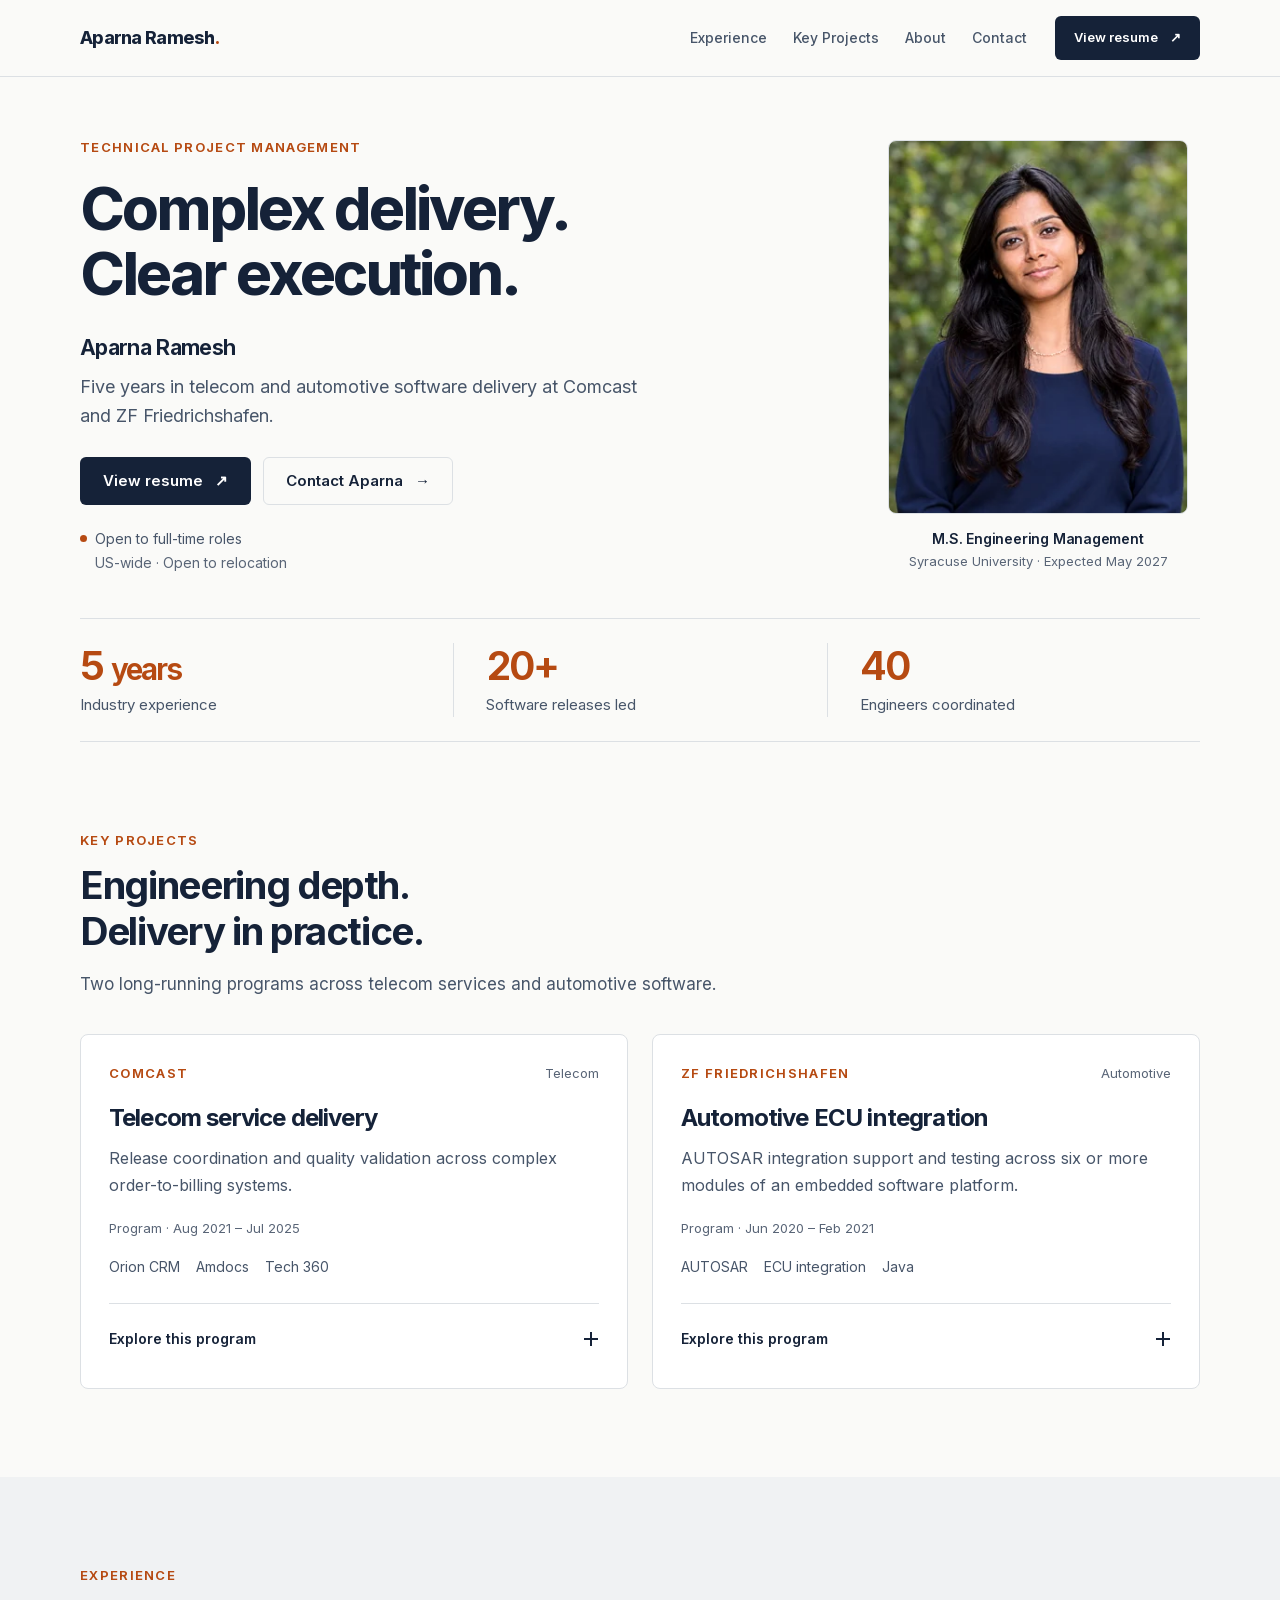
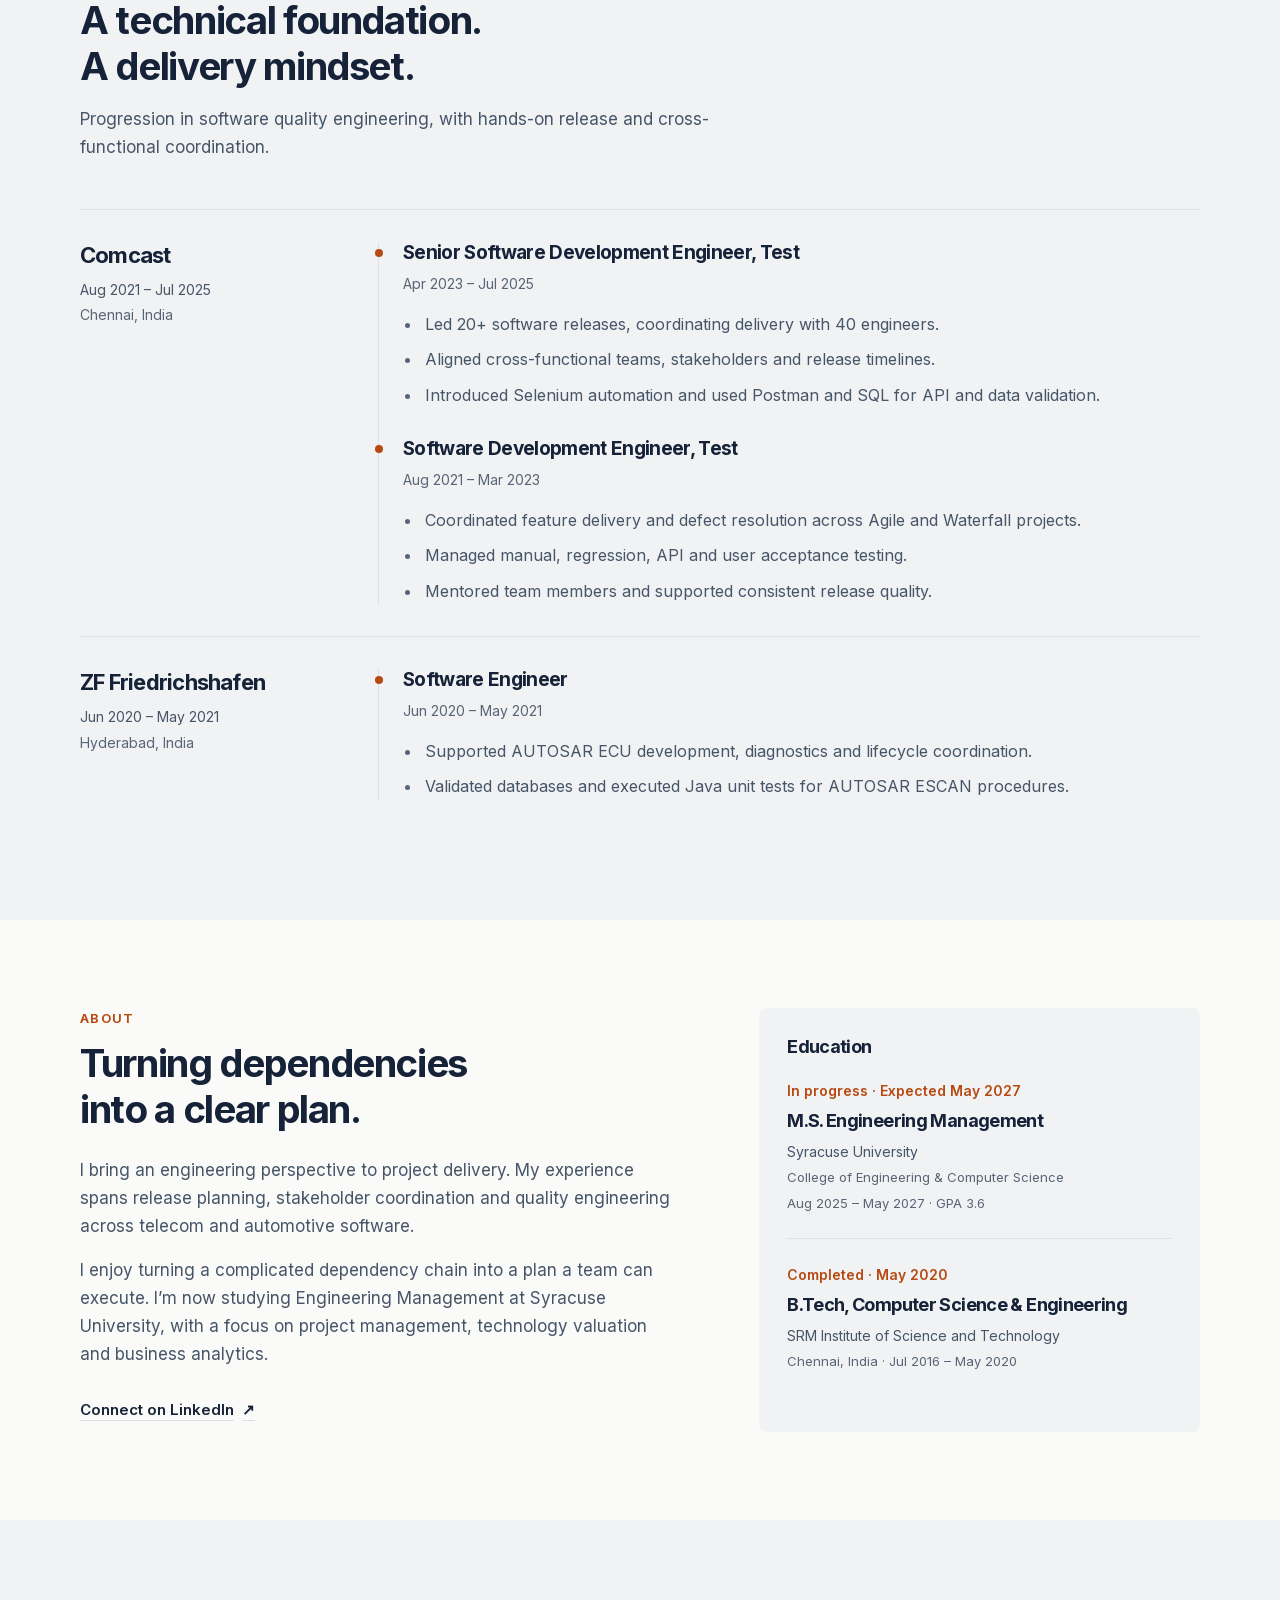
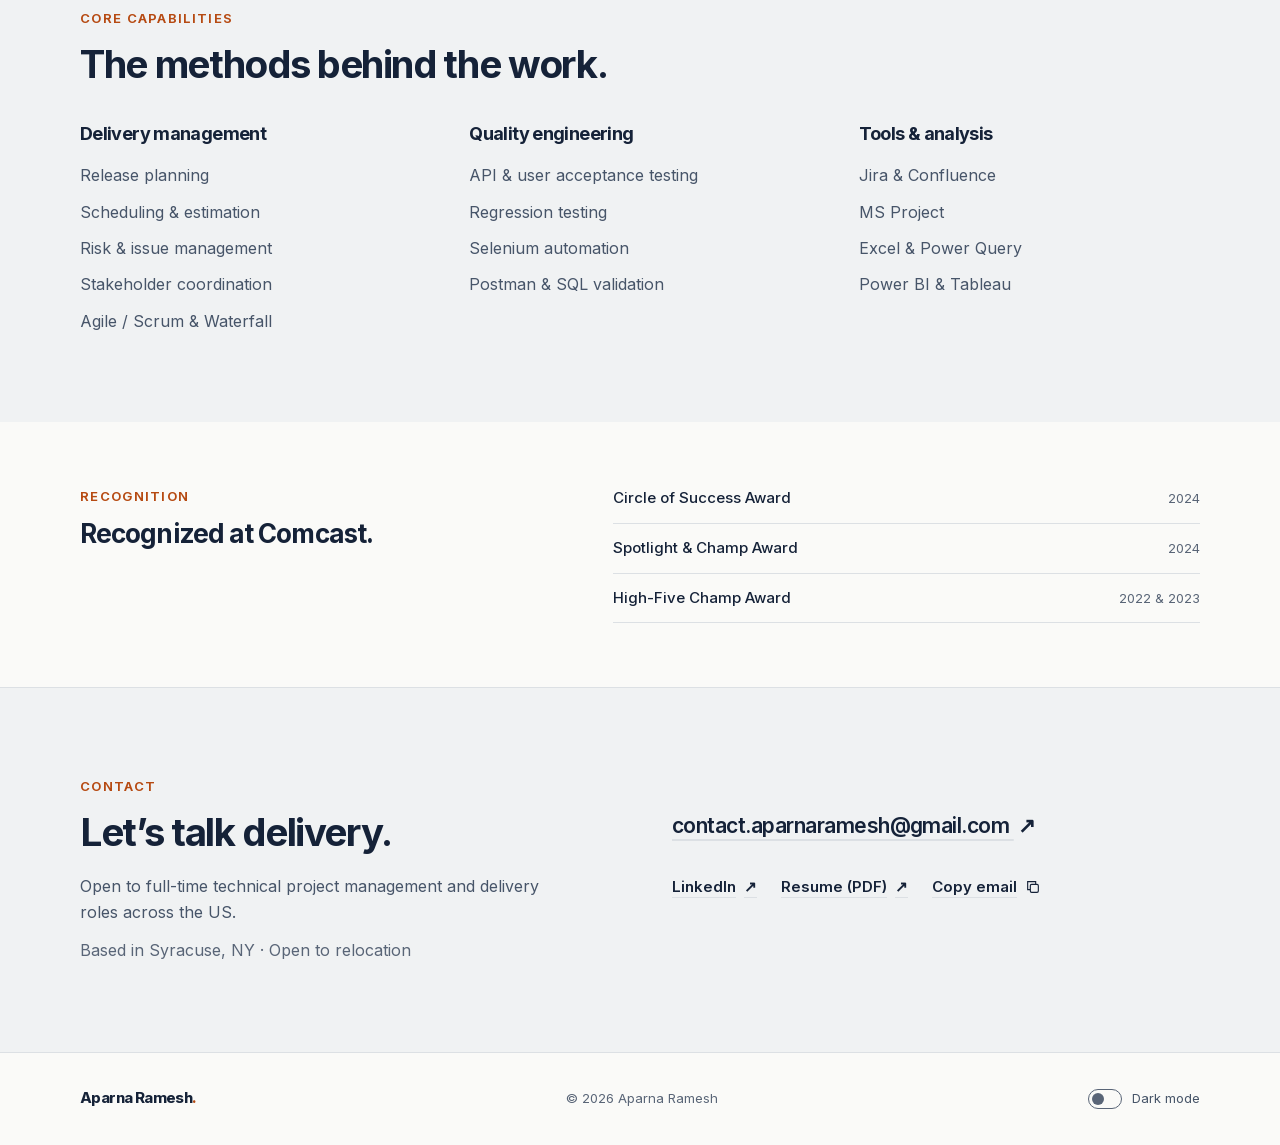
<file: index.html>
<!doctype html>
<html lang="en" data-theme="light">
<head>
  <meta charset="UTF-8" />
  <meta name="viewport" content="width=device-width, initial-scale=1" />
  <title>Aparna Ramesh | Technical Delivery &amp; Project Management</title>
  <meta name="description" content="Aparna Ramesh brings five years of telecom and automotive software delivery experience at Comcast and ZF Friedrichshafen. Explore her work, experience and resume." />
  <meta name="author" content="Aparna Ramesh" />
  <!-- Intentionally shared by link. Preserve this until search discovery is requested. -->
  <meta name="robots" content="noindex, nofollow" />
  <link rel="canonical" href="https://aparnaramesh-mem.github.io/" />
  <meta name="theme-color" content="#fafaf8" media="(prefers-color-scheme: light)" />
  <meta name="theme-color" content="#111925" media="(prefers-color-scheme: dark)" />
  <meta property="og:type" content="website" />
  <meta property="og:url" content="https://aparnaramesh-mem.github.io/" />
  <meta property="og:title" content="Aparna Ramesh | Technical Delivery &amp; Project Management" />
  <meta property="og:description" content="Five years in telecom and automotive software delivery. 20+ software releases led. 40 engineers coordinated." />
  <meta property="og:image" content="https://aparnaramesh-mem.github.io/assets/social-preview.png" />
  <meta property="og:image:width" content="1200" />
  <meta property="og:image:height" content="630" />
  <meta property="og:image:alt" content="Aparna Ramesh. Complex delivery. Clear execution. Technical project management." />
  <meta name="twitter:card" content="summary_large_image" />
  <meta name="twitter:title" content="Aparna Ramesh | Technical Delivery &amp; Project Management" />
  <meta name="twitter:description" content="Five years in telecom and automotive software delivery at Comcast and ZF Friedrichshafen." />
  <meta name="twitter:image" content="https://aparnaramesh-mem.github.io/assets/social-preview.png" />
  <link rel="icon" type="image/svg+xml" href="assets/favicon.svg" />
  <link rel="preload" href="assets/fonts/inter-latin.woff2" as="font" type="font/woff2" crossorigin />
  <link rel="stylesheet" href="css/site.css" />
  <script>
    (function () {
      try {
        var saved = localStorage.getItem('theme');
        if (saved === 'light' || saved === 'dark') {
          document.documentElement.dataset.theme = saved;
        }
      } catch (e) { /* The light default also works without storage. */ }
    })();
  </script>
  <script src="js/main.js" defer></script>
  <script type="application/ld+json">
  {
    "@context": "https://schema.org",
    "@type": "Person",
    "name": "Aparna Ramesh",
    "url": "https://aparnaramesh-mem.github.io/",
    "description": "Software delivery and quality engineering professional, studying M.S. Engineering Management at Syracuse University.",
    "image": "https://aparnaramesh-mem.github.io/assets/aparna-professional-640.jpg",
    "email": "mailto:contact.aparnaramesh@gmail.com",
    "address": {"@type": "PostalAddress", "addressLocality": "Syracuse", "addressRegion": "NY", "addressCountry": "US"},
    "affiliation": {"@type": "CollegeOrUniversity", "name": "Syracuse University"},
    "alumniOf": {"@type": "CollegeOrUniversity", "name": "SRM Institute of Science and Technology"},
    "knowsAbout": ["Project Management", "Release Management", "Agile", "Waterfall", "Quality Engineering", "Test Automation"],
    "sameAs": ["https://www.linkedin.com/in/aparna-ramesh-9b391918b"]
  }
  </script>
</head>
<body>
  <a class="skip-link" href="#main">Skip to content</a>
  <header class="site-header">
    <nav class="container nav-container" aria-label="Primary">
      <a class="wordmark" href="#home" aria-label="Aparna Ramesh, home">Aparna Ramesh<span aria-hidden="true">.</span></a>
      <ul class="nav-menu" id="nav-menu">
        <li><a href="#experience" data-nav>Experience</a></li>
        <li><a href="#programs" data-nav>Key Projects</a></li>
        <li><a href="#about" data-nav>About</a></li>
        <li><a href="#contact" data-nav>Contact</a></li>
      </ul>
      <div class="nav-actions">
        <a class="button button-primary nav-resume" href="assets/Aparna_Ramesh_Resume.pdf" target="_blank" rel="noopener noreferrer" aria-label="View resume (PDF, opens in a new tab)">View resume <span aria-hidden="true">↗</span></a>
        <button class="nav-toggle" id="nav-toggle" aria-label="Open navigation" aria-expanded="false" aria-controls="nav-menu" hidden>
          <svg class="icon-menu" viewBox="0 0 24 24" fill="none" stroke="currentColor" stroke-width="1.8" aria-hidden="true"><path d="M4 7h16M4 12h16M4 17h16" /></svg>
          <svg class="icon-close" viewBox="0 0 24 24" fill="none" stroke="currentColor" stroke-width="1.8" aria-hidden="true"><path d="m6 6 12 12M18 6 6 18" /></svg>
        </button>
      </div>
    </nav>
  </header>
  <main id="main" tabindex="-1">
    <section class="hero container" id="home" tabindex="-1" aria-labelledby="hero-title">
      <div class="hero-layout">
        <div class="hero-copy">
          <p class="eyebrow">Technical project management</p>
          <h1 id="hero-title"><span>Complex delivery.</span><span>Clear execution.</span></h1>
          <p class="hero-name">Aparna Ramesh</p>
          <p class="hero-description">Five years in telecom and automotive software delivery at Comcast and ZF Friedrichshafen.</p>
          <div class="hero-actions">
            <a class="button button-primary" href="assets/Aparna_Ramesh_Resume.pdf" target="_blank" rel="noopener noreferrer" aria-label="View resume (PDF, opens in a new tab)">View resume <span aria-hidden="true">↗</span></a>
            <a class="button button-secondary" href="#contact">Contact Aparna <span aria-hidden="true">→</span></a>
          </div>
          <p class="availability"><span class="availability-dot" aria-hidden="true"></span>Open to full-time roles<span class="availability-location">US-wide · Open to relocation</span></p>
        </div>
        <figure class="hero-portrait">
          <picture>
            <source type="image/webp" srcset="assets/aparna-professional-320.webp 320w, assets/aparna-professional-640.webp 640w" sizes="(max-width: 700px) 112px, 300px" />
            <img src="assets/aparna-professional-640.jpg" srcset="assets/aparna-professional-320.jpg 320w, assets/aparna-professional-640.jpg 640w" sizes="(max-width: 700px) 112px, 300px" width="640" height="800" alt="Aparna Ramesh wearing a navy blouse against softly blurred greenery" fetchpriority="high" decoding="async" />
          </picture>
          <figcaption><strong>M.S. Engineering Management</strong><span>Syracuse University · Expected May 2027</span></figcaption>
        </figure>
      </div>
      <dl class="evidence-strip" aria-label="Experience at a glance">
        <div><dt>Industry experience</dt><dd>5 <span>years</span></dd></div>
        <div><dt>Software releases led</dt><dd>20+</dd></div>
        <div><dt>Engineers coordinated</dt><dd>40</dd></div>
      </dl>
    </section>

    <section class="section container" id="programs" tabindex="-1" aria-labelledby="programs-title">
      <div class="section-heading">
        <p class="eyebrow">Key Projects</p>
        <h2 id="programs-title">Engineering depth.<br />Delivery in practice.</h2>
        <p>Two long-running programs across telecom services and automotive software.</p>
      </div>
      <div class="program-grid">
        <article class="program-card">
          <div class="program-meta"><span class="eyebrow">Comcast</span><span>Telecom</span></div>
          <h3>Telecom service delivery</h3>
          <p>Release coordination and quality validation across complex order-to-billing systems.</p>
          <p class="program-period">Program · Aug 2021 – Jul 2025</p>
          <ul class="tool-list" aria-label="Telecom systems"><li>Orion CRM</li><li>Amdocs</li><li>Tech 360</li></ul>
          <details class="program-details">
            <summary>Explore this program <span class="details-symbol" aria-hidden="true"></span></summary>
            <div class="details-content">
              <div><h4>Context</h4><p>Comcast Orion Mid-Market supported telecom service fulfilment and order management, from sales through billing.</p></div>
              <div><h4>Coordination</h4><p>Testing spanned connected CRM, order-management and service applications, with dependencies across teams and release timelines.</p></div>
              <div><h4>My contribution</h4><p>Coordinated delivery, testing and validation across Orion CRM, Amdocs OSO, ARM and SQO, and Tech 360.</p></div>
              <div><h4>Service scope</h4><p>Metro Ethernet, Non-Metro Ethernet, OTT and Wi-Fi services.</p></div>
            </div>
          </details>
        </article>
        <article class="program-card">
          <div class="program-meta"><span class="eyebrow">ZF Friedrichshafen</span><span>Automotive</span></div>
          <h3>Automotive ECU integration</h3>
          <p>AUTOSAR integration support and testing across six or more modules of an embedded software platform.</p>
          <p class="program-period">Program · Jun 2020 – Feb 2021</p>
          <ul class="tool-list" aria-label="Automotive technologies"><li>AUTOSAR</li><li>ECU integration</li><li>Java</li></ul>
          <details class="program-details">
            <summary>Explore this program <span class="details-symbol" aria-hidden="true"></span></summary>
            <div class="details-content">
              <div><h4>Context</h4><p>AUTOSAR ECU Platform development at ZF, supporting automotive embedded architecture.</p></div>
              <div><h4>Coordination</h4><p>Integration and lifecycle activities across 6+ modules required consistent diagnostics, validation and testing.</p></div>
              <div><h4>My contribution</h4><p>Supported integration and lifecycle activities, executed unit tests on 120+ code paths, and validated AUTOSAR ESCAN procedures.</p></div>
              <div><h4>Technical scope</h4><p>ECU integration, diagnostics, database validation and Java unit testing.</p></div>
            </div>
          </details>
        </article>
      </div>
    </section>

    <section class="section section-tinted" id="experience" tabindex="-1" aria-labelledby="experience-title">
      <div class="container">
        <div class="section-heading">
          <p class="eyebrow">Experience</p>
          <h2 id="experience-title">A technical foundation.<br />A delivery mindset.</h2>
          <p>Progression in software quality engineering, with hands-on release and cross-functional coordination.</p>
        </div>
        <div class="experience-list">
          <article class="employer">
            <div class="employer-heading"><h3>Comcast</h3><p><span>Aug 2021 – Jul 2025</span>Chennai, India</p></div>
            <div class="role-list">
              <section class="role" aria-labelledby="comcast-senior">
                <h4 id="comcast-senior">Senior Software Development Engineer, Test</h4>
                <p class="role-period">Apr 2023 – Jul 2025</p>
                <ul class="achievement-list">
                  <li>Led 20+ software releases, coordinating delivery with 40 engineers.</li>
                  <li>Aligned cross-functional teams, stakeholders and release timelines.</li>
                  <li>Introduced Selenium automation and used Postman and SQL for API and data validation.</li>
                </ul>
              </section>
              <section class="role" aria-labelledby="comcast-sdet">
                <h4 id="comcast-sdet">Software Development Engineer, Test</h4>
                <p class="role-period">Aug 2021 – Mar 2023</p>
                <ul class="achievement-list">
                  <li>Coordinated feature delivery and defect resolution across Agile and Waterfall projects.</li>
                  <li>Managed manual, regression, API and user acceptance testing.</li>
                  <li>Mentored team members and supported consistent release quality.</li>
                </ul>
              </section>
            </div>
          </article>
          <article class="employer">
            <div class="employer-heading"><h3>ZF Friedrichshafen</h3><p><span>Jun 2020 – May 2021</span>Hyderabad, India</p></div>
            <div class="role-list">
              <section class="role" aria-labelledby="zf-engineer">
                <h4 id="zf-engineer">Software Engineer</h4>
                <p class="role-period">Jun 2020 – May 2021</p>
                <ul class="achievement-list">
                  <li>Supported AUTOSAR ECU development, diagnostics and lifecycle coordination.</li>
                  <li>Validated databases and executed Java unit tests for AUTOSAR ESCAN procedures.</li>
                </ul>
              </section>
            </div>
          </article>
        </div>
      </div>
    </section>

    <section class="section container" id="about" tabindex="-1" aria-labelledby="about-title">
      <div class="about-grid">
        <div class="about-copy">
          <p class="eyebrow">About</p>
          <h2 id="about-title">Turning dependencies<br />into a clear plan.</h2>
          <p>I bring an engineering perspective to project delivery. My experience spans release planning, stakeholder coordination and quality engineering across telecom and automotive software.</p>
          <p>I enjoy turning a complicated dependency chain into a plan a team can execute. I’m now studying Engineering Management at Syracuse University, with a focus on project management, technology valuation and business analytics.</p>
          <a class="text-link" href="https://www.linkedin.com/in/aparna-ramesh-9b391918b" target="_blank" rel="noopener noreferrer">Connect on LinkedIn <span aria-hidden="true">↗</span></a>
        </div>
        <div class="education">
          <h3>Education</h3>
          <article class="education-item">
            <p class="education-state">In progress · Expected May 2027</p>
            <h4>M.S. Engineering Management</h4>
            <p>Syracuse University</p>
            <p class="education-detail">College of Engineering &amp; Computer Science</p>
            <p class="education-detail">Aug 2025 – May 2027 · GPA 3.6</p>
          </article>
          <article class="education-item">
            <p class="education-state">Completed · May 2020</p>
            <h4>B.Tech, Computer Science &amp; Engineering</h4>
            <p>SRM Institute of Science and Technology</p>
            <p class="education-detail">Chennai, India · Jul 2016 – May 2020</p>
          </article>
        </div>
      </div>
    </section>

    <section class="section section-tinted" id="skills" tabindex="-1" aria-labelledby="skills-title">
      <div class="container">
        <div class="section-heading"><p class="eyebrow">Core capabilities</p><h2 id="skills-title">The methods behind the work.</h2></div>
        <div class="capability-grid">
          <div><h3>Delivery management</h3><ul><li>Release planning</li><li>Scheduling &amp; estimation</li><li>Risk &amp; issue management</li><li>Stakeholder coordination</li><li>Agile / Scrum &amp; Waterfall</li></ul></div>
          <div><h3>Quality engineering</h3><ul><li>API &amp; user acceptance testing</li><li>Regression testing</li><li>Selenium automation</li><li>Postman &amp; SQL validation</li></ul></div>
          <div><h3>Tools &amp; analysis</h3><ul><li>Jira &amp; Confluence</li><li>MS Project</li><li>Excel &amp; Power Query</li><li>Power BI &amp; Tableau</li></ul></div>
        </div>
      </div>
    </section>

    <section class="section section-recognition container" id="awards" tabindex="-1" aria-labelledby="awards-title">
      <div class="recognition-label"><p class="eyebrow">Recognition</p><h2 id="awards-title">Recognized at Comcast.</h2></div>
      <ul class="recognition-list">
        <li><strong>Circle of Success Award</strong><span>2024</span></li>
        <li><strong>Spotlight &amp; Champ Award</strong><span>2024</span></li>
        <li><strong>High-Five Champ Award</strong><span>2022 &amp; 2023</span></li>
      </ul>
    </section>

    <section class="section contact-section" id="contact" tabindex="-1" aria-labelledby="contact-title">
      <div class="container contact-layout">
        <div>
          <p class="eyebrow">Contact</p>
          <h2 id="contact-title">Let’s talk delivery.</h2>
          <p>Open to full-time technical project management and delivery roles across the US.</p>
          <p class="contact-location">Based in Syracuse, NY · Open to relocation</p>
        </div>
        <div class="contact-actions">
          <a class="email-link" href="mailto:contact.aparnaramesh@gmail.com">contact.aparnaramesh@gmail.com <span aria-hidden="true">↗</span></a>
          <div class="contact-links">
            <a class="text-link" href="https://www.linkedin.com/in/aparna-ramesh-9b391918b" target="_blank" rel="noopener noreferrer">LinkedIn <span aria-hidden="true">↗</span></a>
            <a class="text-link" href="assets/Aparna_Ramesh_Resume.pdf" target="_blank" rel="noopener noreferrer" aria-label="View resume (PDF, opens in a new tab)">Resume (PDF) <span aria-hidden="true">↗</span></a>
            <button class="text-link copy-email" id="copy-email" hidden>Copy email <svg viewBox="0 0 24 24" width="16" height="16" fill="none" stroke="currentColor" stroke-width="1.7" aria-hidden="true"><rect x="8" y="8" width="12" height="12" rx="2" /><path d="M16 8V4H4v12h4" /></svg></button>
          </div>
          <p class="copy-status" id="copy-status" role="status" aria-live="polite"></p>
        </div>
      </div>
    </section>
  </main>

  <footer class="site-footer">
    <div class="container footer-layout">
      <a class="wordmark" href="#home">Aparna Ramesh<span aria-hidden="true">.</span></a>
      <p>© 2026 Aparna Ramesh</p>
      <button class="theme-switch" id="theme-switch" role="switch" aria-checked="false" aria-label="Dark mode" hidden><span class="switch-track" aria-hidden="true"><span></span></span>Dark mode</button>
    </div>
  </footer>
</body>
</html>
</file>
<file: css/site.css>
@font-face {
  font-family: Inter;
  font-style: normal;
  font-weight: 400 800;
  font-display: swap;
  src: url("../assets/fonts/inter-latin.woff2") format("woff2");
}
:root {
  color-scheme: light;
  --background: #fafaf8;
  --surface: #ffffff;
  --surface-soft: #f0f2f3;
  --text: #152238;
  --muted: #475569;
  --subtle: #596577;
  --accent: #b64a12;
  --border: #dce0e4;
  --button: #152238;
  --button-text: #ffffff;
  --focus: #b64a12;
  --header-height: 76px;
  --content-width: 1120px;
}
[data-theme="dark"] {
  color-scheme: dark;
  --background: #111925;
  --surface: #172232;
  --surface-soft: #1c293a;
  --text: #f2f4f7;
  --muted: #bac4d3;
  --subtle: #a8b4c5;
  --accent: #f1a172;
  --border: #344253;
  --button: #f2f4f7;
  --button-text: #152238;
  --focus: #f1a172;
}
* { box-sizing: border-box; }
html { scroll-padding-top: calc(var(--header-height) + 24px); }
body { margin: 0; color: var(--text); background: var(--background); font-family: Inter, -apple-system, BlinkMacSystemFont, "Segoe UI", sans-serif; font-size: 17px; line-height: 1.65; -webkit-font-smoothing: antialiased; }
h1, h2, h3, h4, p, figure, dl, dd { margin: 0; }
h1, h2, h3, h4 { font-weight: 700; letter-spacing: -.035em; line-height: 1.2; }
h1 { font-size: clamp(44px, 4.7vw, 64px); font-weight: 750; line-height: 1.08; letter-spacing: -.05em; }
h2 { font-size: clamp(30px, 3vw, 40px); }
h3 { font-size: 22px; }
h4 { font-size: 19px; }
p { color: var(--muted); }
a { color: inherit; }
a, button, summary { -webkit-tap-highlight-color: transparent; }
button { font: inherit; color: inherit; }
button, summary { cursor: pointer; }
img { display: block; max-width: 100%; height: auto; }
ul { margin: 0; padding: 0; list-style: none; }
svg { flex-shrink: 0; vertical-align: middle; }
[hidden] { display: none !important; }
:focus-visible { outline: 2px solid var(--focus); outline-offset: 5px; border-radius: 3px; }
section:focus:not(:focus-visible), main:focus:not(:focus-visible) { outline: none; }
::selection { color: var(--background); background: var(--text); }

.container { width: min(var(--content-width), calc(100% - 64px)); margin-inline: auto; }
.section { padding-block: 88px; }
.section-tinted { background: var(--surface-soft); }
.eyebrow { color: var(--accent); font-size: 13px; font-weight: 650; letter-spacing: .1em; text-transform: uppercase; line-height: 1.55; }
.section-heading { max-width: 680px; margin-bottom: 36px; }
.section-heading h2 { margin-top: 12px; }
.section-heading > p:last-child:not(.eyebrow) { max-width: 60ch; margin-top: 16px; }
.skip-link { position: fixed; top: -100px; left: 20px; z-index: 100; padding: 12px 20px; background: var(--button); color: var(--button-text); border-radius: 6px; }
.skip-link:focus { top: 12px; }

.button { display: inline-flex; align-items: center; justify-content: center; gap: 12px; min-height: 48px; padding: 11px 22px; border: 1px solid transparent; border-radius: 6px; font-size: 15px; font-weight: 600; line-height: 1.5; text-decoration: none; transition: background-color .15s, border-color .15s; }
.button-primary { color: var(--button-text); background: var(--button); }
.button-primary:hover { opacity: .9; }
.button-secondary { border-color: var(--border); background: transparent; }
.button-secondary:hover { background: var(--surface-soft); border-color: var(--subtle); }
.text-link { display: inline-flex; align-items: center; gap: 8px; min-height: 44px; padding: 5px 0; border: 0; background: transparent; color: var(--text); font-weight: 600; font-size: 15px; text-decoration: underline; text-decoration-color: var(--border); text-underline-offset: 5px; }
.text-link:hover { color: var(--accent); text-decoration-color: currentColor; }

.site-header { position: sticky; top: 0; z-index: 20; background: var(--background); border-bottom: 1px solid var(--border); }
.nav-container { display: grid; grid-template-columns: auto 1fr auto; gap: 28px; align-items: center; min-height: var(--header-height); }
.wordmark { font-size: 18px; font-weight: 750; letter-spacing: -.04em; text-decoration: none; white-space: nowrap; }
.wordmark > span { color: var(--accent); }
.nav-menu { display: flex; justify-content: flex-end; align-items: center; gap: 26px; }
.nav-menu a { position: relative; display: inline-flex; align-items: center; min-height: 44px; font-size: 14px; font-weight: 500; text-decoration: none; color: var(--muted); }
.nav-menu a:hover { color: var(--text); }
.nav-menu a[aria-current] { color: var(--accent); }
.nav-menu a[aria-current]::after { content: ""; position: absolute; inset: auto 0 1px; height: 2px; background: currentColor; }
.nav-actions { display: flex; align-items: center; gap: 12px; }
.nav-resume { min-height: 44px; padding: 10px 18px; font-size: 13px; }
.nav-toggle { display: none; width: 44px; height: 44px; padding: 9px; border: 1px solid var(--border); border-radius: 6px; background: transparent; }
.nav-toggle svg { display: block; width: 24px; height: 24px; }
.nav-toggle .icon-close { display: none; }
.nav-toggle[aria-expanded="true"] .icon-menu { display: none; }
.nav-toggle[aria-expanded="true"] .icon-close { display: block; }

.hero { padding-top: 60px; }
.hero-layout { display: grid; grid-template-columns: minmax(0, 1.7fr) minmax(280px, 1fr); align-items: center; gap: 64px; }
.hero-copy h1 { margin-top: 20px; }
.hero-copy h1 span { display: block; }
.hero-name { color: var(--text); font-size: 22px; font-weight: 650; letter-spacing: -.03em; margin-top: 22px; }
.hero-description { max-width: 53ch; margin-top: 8px; font-size: 18px; line-height: 1.6; }
.hero-actions { display: flex; flex-wrap: wrap; align-items: center; gap: 12px; margin-top: 26px; }
.availability { display: flex; align-items: center; flex-wrap: wrap; column-gap: 8px; font-size: 14px; margin-top: 22px; }
.availability-dot { width: 7px; height: 7px; border-radius: 50%; background: var(--accent); }
.availability-location { flex: 0 0 100%; padding-left: 15px; color: var(--subtle); margin-top: 1px; }
.hero-portrait { justify-self: end; width: 100%; max-width: 324px; }
.hero-portrait picture { display: block; width: 300px; max-width: 100%; margin-inline: auto; border: 1px solid var(--border); border-radius: 8px; overflow: hidden; background: #d9d8d6; }
.hero-portrait img { width: 100%; aspect-ratio: 4 / 5; object-fit: cover; }
.hero-portrait figcaption { margin-top: 14px; font-size: 13px; line-height: 1.6; text-align: center; }
.hero-portrait figcaption strong { display: block; color: var(--text); font-size: 14px; font-weight: 600; letter-spacing: -.015em; }
.hero-portrait figcaption span { color: var(--subtle); }

.evidence-strip { display: grid; grid-template-columns: repeat(3, minmax(0, 1fr)); margin-top: 44px; padding-block: 24px; border-block: 1px solid var(--border); }
.evidence-strip > div { display: flex; flex-direction: column; padding-inline: 32px; border-left: 1px solid var(--border); }
.evidence-strip > div:first-child { padding-left: 0; border-left: none; }
.evidence-strip dd { order: -1; color: var(--accent); font-size: 40px; font-weight: 650; line-height: 1.15; letter-spacing: -.05em; }
.evidence-strip dd span { font-size: .75em; }
.evidence-strip dt { margin-top: 5px; color: var(--muted); font-size: 15px; line-height: 1.5; }

.program-grid { display: grid; grid-template-columns: repeat(2, minmax(0, 1fr)); gap: 24px; align-items: start; }
.program-card { min-width: 0; padding: 28px; border: 1px solid var(--border); border-radius: 8px; background: var(--surface); }
.program-meta { display: flex; align-items: baseline; justify-content: space-between; gap: 16px; margin-bottom: 20px; }
.program-meta > span:last-child { color: var(--subtle); font-size: 13px; }
.program-card h3 { margin-bottom: 12px; font-size: 24px; }
.program-card > p { font-size: 16px; }
.program-card .program-period { margin-top: 20px; font-size: 13px; color: var(--subtle); }
.tool-list { display: flex; flex-wrap: wrap; column-gap: 16px; row-gap: 4px; margin-top: 16px; }
.tool-list li { color: var(--muted); font-size: 14px; }
.program-details { margin-top: 24px; border-top: 1px solid var(--border); }
.program-details summary { display: flex; justify-content: space-between; align-items: center; gap: 12px; min-height: 56px; padding-top: 14px; color: var(--text); font-size: 14px; font-weight: 600; list-style: none; }
.program-details summary::-webkit-details-marker { display: none; }
.program-details summary:hover { color: var(--accent); }
.details-symbol { display: block; position: relative; flex-shrink: 0; width: 16px; height: 16px; }
.details-symbol::before, .details-symbol::after { content: ""; position: absolute; background: currentColor; }
.details-symbol::before { top: 7px; left: 1px; width: 14px; height: 2px; }
.details-symbol::after { left: 7px; top: 1px; width: 2px; height: 14px; }
details[open] .details-symbol::after { display: none; }
.details-content { display: grid; gap: 20px; padding-top: 16px; }
.details-content h4 { margin-bottom: 6px; font-size: 15px; letter-spacing: -.015em; }
.details-content p { font-size: 15px; line-height: 1.65; }

.experience-list { margin-top: 48px; }
.employer { display: grid; grid-template-columns: 250px minmax(0, 1fr); gap: 48px; padding-block: 32px; border-top: 1px solid var(--border); }
.employer-heading h3 { margin-bottom: 10px; }
.employer-heading p { font-size: 14px; color: var(--subtle); }
.employer-heading p span { display: block; color: var(--muted); margin-bottom: 2px; }
.role-list { max-width: 68ch; }
.role { padding-left: 24px; position: relative; border-left: 1px solid var(--border); padding-bottom: 30px; }
.role:last-child { padding-bottom: 0; }
.role::before { position: absolute; content: ""; width: 8px; height: 8px; top: 7px; left: -4.5px; border-radius: 50%; background: var(--accent); }
.role-period { font-size: 14px; color: var(--subtle); margin-top: 7px; }
.achievement-list { display: grid; gap: 9px; margin-top: 16px; list-style: disc; padding-left: 19px; color: var(--muted); font-size: 16px; }
.achievement-list li { padding-left: 3px; }
.achievement-list li::marker { color: var(--subtle); }

.about-grid { display: grid; grid-template-columns: minmax(0, 1.35fr) minmax(280px, 1fr); gap: 84px; }
.about-copy h2 { margin-top: 12px; margin-bottom: 24px; }
.about-copy > p:not(.eyebrow) { max-width: 60ch; margin-bottom: 16px; }
.about-copy .text-link { margin-top: 4px; }
.education { padding: 28px; border-radius: 8px; background: var(--surface-soft); }
.education > h3 { margin-bottom: 22px; font-size: 18px; }
.education-item + .education-item { border-top: 1px solid var(--border); padding-top: 24px; margin-top: 24px; }
.education-state { font-size: 13px; font-weight: 600; color: var(--accent); margin-bottom: 8px; }
.education-item h4 { font-size: 18px; margin-bottom: 8px; }
.education-item > p { font-size: 14px; }
.education-item .education-detail { font-size: 13px; color: var(--subtle); margin-top: 4px; }

.capability-grid { display: grid; grid-template-columns: repeat(3, minmax(0, 1fr)); gap: 48px; }
.capability-grid h3 { margin-bottom: 18px; font-size: 18px; }
.capability-grid ul { display: grid; gap: 10px; color: var(--muted); font-size: 16px; }
.section-recognition { display: grid; grid-template-columns: 1fr 1.25fr; gap: 64px; padding-block: 64px; }
.recognition-label h2 { font-size: 26px; margin-top: 12px; }
.recognition-list li { display: flex; align-items: baseline; justify-content: space-between; gap: 20px; padding-block: 12px; border-bottom: 1px solid var(--border); }
.recognition-list li:first-child { padding-top: 0; }
.recognition-list strong { font-size: 15px; font-weight: 500; }
.recognition-list span { font-size: 13px; color: var(--subtle); white-space: nowrap; }

.contact-section { background: var(--surface-soft); border-top: 1px solid var(--border); }
.contact-layout { display: grid; grid-template-columns: 1fr 1fr; align-items: center; gap: 64px; }
.contact-layout h2 { margin-top: 12px; margin-bottom: 18px; }
.contact-layout > div > p:not(.eyebrow) { max-width: 48ch; font-size: 16px; }
.contact-layout .contact-location { color: var(--subtle); font-size: 14px; margin-top: 12px; }
.email-link { display: inline-block; padding-block: 8px; color: var(--text); font-size: clamp(16px, 1.65vw, 21px); letter-spacing: -.025em; font-weight: 600; text-underline-offset: 6px; text-decoration-color: var(--border); overflow-wrap: anywhere; }
.email-link:hover { color: var(--accent); }
.email-link span { display: inline-block; margin-left: 4px; }
.contact-links { display: flex; flex-wrap: wrap; align-items: center; column-gap: 24px; row-gap: 4px; margin-top: 14px; }
.copy-status { min-height: 24px; font-size: 13px; color: var(--accent); margin-top: 6px; }

.site-footer { border-top: 1px solid var(--border); padding-block: 24px; }
.footer-layout { display: flex; justify-content: space-between; align-items: center; gap: 24px; }
.footer-layout .wordmark { font-size: 15px; }
.footer-layout > p { font-size: 13px; color: var(--subtle); }
.theme-switch { display: inline-flex; align-items: center; justify-content: center; gap: 10px; min-height: 44px; padding: 4px 0; border: none; background: transparent; color: var(--muted); font-size: 13px; }
.switch-track { display: flex; align-items: center; width: 34px; height: 20px; border-radius: 20px; border: 1px solid var(--subtle); padding: 3px; }
.switch-track > span { display: block; width: 12px; height: 12px; border-radius: 50%; background: var(--subtle); }
.theme-switch[aria-checked="true"] .switch-track > span { transform: translateX(12px); background: var(--accent); }

@media (max-width: 1000px) {
  .nav-container { gap: 20px; }
  .nav-menu { gap: 18px; }
  .hero-layout { gap: 36px; grid-template-columns: minmax(0, 1.5fr) minmax(240px, 1fr); }
  .hero-portrait { max-width: 280px; }
  .hero-portrait picture { width: 260px; }
  .hero-description { font-size: 17px; }
  .employer { grid-template-columns: 220px minmax(0, 1fr); gap: 32px; }
  .about-grid { gap: 40px; }
  .contact-layout { gap: 32px; }
}
@media (max-width: 820px) {
  :root { --header-height: 68px; }
  .container { width: calc(100% - 40px); }
  .nav-container { grid-template-columns: 1fr auto; gap: 12px; }
  .nav-menu { grid-column: 1 / -1; grid-row: 2; justify-content: flex-start; flex-wrap: wrap; padding-bottom: 12px; }
  .has-js .nav-toggle { display: block; }
  .has-js .nav-menu { display: none; position: absolute; top: 100%; left: 0; right: 0; padding: 16px 20px; background: var(--background); border-bottom: 1px solid var(--border); max-height: calc(100dvh - var(--header-height)); overflow-y: auto; }
  .has-js .nav-menu.is-open { display: flex; flex-direction: column; align-items: stretch; gap: 0; }
  .has-js .nav-menu a { width: 100%; padding: 12px 2px; font-size: 16px; min-height: 48px; }
  .nav-menu a[aria-current]::after { display: none; }
  .nav-resume { padding-inline: 13px; font-size: 12px; }
  .program-grid { gap: 16px; }
  .program-card { padding: 22px; }
  .program-meta { flex-wrap: wrap; gap: 4px 12px; }
  .program-card h3 { font-size: 21px; }
  .section { padding-block: 64px; }
  .employer { grid-template-columns: 1fr; gap: 24px; }
  .employer-heading { display: flex; justify-content: space-between; align-items: start; gap: 24px; }
  .employer-heading p { text-align: right; flex-shrink: 0; }
  .about-grid { grid-template-columns: 1fr; gap: 32px; }
  .about-copy > p:not(.eyebrow) { max-width: 65ch; }
  .capability-grid { gap: 24px; }
  .section-recognition { grid-template-columns: 1fr; gap: 24px; }
  .contact-layout { grid-template-columns: 1fr; gap: 28px; }
  .email-link { font-size: 21px; }
}
@media (max-width: 700px) {
  .hero { padding-top: 30px; }
  .hero-layout { display: flex; flex-direction: column; gap: 24px; }
  .hero-portrait { order: -1; width: 112px; }
  .hero-portrait picture { width: 112px; }
  .hero-portrait figcaption { display: none; }
  .hero-copy { width: 100%; }
  .hero-copy .eyebrow { font-size: 11px; letter-spacing: .08em; }
  h1 { font-size: clamp(32px, 8.6vw, 44px); }
  .hero-copy h1 { margin-top: 14px; }
  .hero-name { display: none; }
  .hero-description { margin-top: 18px; font-size: 16px; max-width: 56ch; }
  .hero-actions { margin-top: 22px; }
  .hero-actions .button { flex: 1 1 100%; }
  .availability { font-size: 13px; margin-top: 18px; }
  .availability-location { padding-left: 15px; }
  .evidence-strip { margin-top: 30px; padding-block: 20px; }
  .evidence-strip > div { padding-inline: 16px; }
  .evidence-strip dd { font-size: 34px; }
  .evidence-strip dt { font-size: 13px; max-width: 14ch; }
  .program-grid { grid-template-columns: 1fr; }
  .section-heading h2 { font-size: 30px; }
  .section-heading > p:last-child:not(.eyebrow) { font-size: 16px; }
  .employer-heading { flex-direction: column; gap: 0; }
  .employer-heading p { text-align: left; }
  .employer-heading p span { display: inline; margin-right: 12px; }
  .role h4 { font-size: 18px; }
  .role { padding-left: 20px; }
  .capability-grid { grid-template-columns: 1fr; gap: 28px; }
  .capability-grid > div { border-top: 1px solid var(--border); padding-top: 22px; }
  .capability-grid h3 { margin-bottom: 12px; }
  .capability-grid ul { gap: 7px; }
  .footer-layout { flex-wrap: wrap; gap: 12px 24px; }
  .footer-layout > p { order: 3; flex-basis: 100%; }
  .theme-switch { margin-left: auto; }
}
@media (max-width: 380px) {
  .wordmark { font-size: 15px; }
  .nav-actions { gap: 8px; }
  .nav-resume { font-size: 11px; padding-inline: 10px; gap: 6px; }
  .hero-copy .eyebrow { font-size: 10px; }
  .evidence-strip > div { padding-inline: 10px; }
  .evidence-strip dd { font-size: 30px; }
  .evidence-strip dt { font-size: 13px; }
  .recognition-list li { gap: 12px; }
  .recognition-list strong { font-size: 14px; }
  .email-link { font-size: 16px; }
  .contact-links { column-gap: 18px; }
}
@media (prefers-reduced-motion: reduce) {
  html { scroll-behavior: auto; }
  *, *::before, *::after { transition: none !important; animation: none !important; }
}
@media print {
  :root, [data-theme="dark"] { color-scheme: light; --background: #ffffff; --surface: #ffffff; --surface-soft: #ffffff; --text: #152238; --muted: #334155; --subtle: #475569; --border: #dce0e4; --accent: #903b0f; }
  html { scroll-behavior: auto; }
  body { font-size: 11pt; }
  .site-header, .site-footer, .hero-actions, .copy-email, .copy-status { display: none !important; }
  .container { width: 100%; }
  .section { padding-block: 24px; }
  .hero { padding-top: 0; }
  h1 { font-size: 30pt; }
  h2 { font-size: 22pt; }
  .hero-layout { display: grid; grid-template-columns: 1fr 160px; gap: 24px; }
  .hero-portrait, .hero-portrait picture { width: 140px; }
  .hero-portrait figcaption { display: none; }
  .evidence-strip { margin-top: 20px; }
  .program-grid, .about-grid, .capability-grid, .section-recognition, .contact-layout { display: block; }
  .program-card, .employer, .education-item, .capability-grid > div, .recognition-list li { break-inside: avoid; }
  .program-card + .program-card { margin-top: 16px; }
  .program-details > summary { display: none; }
  details.program-details > .details-content { display: grid !important; content-visibility: visible; }
  details::details-content { content-visibility: visible; }
  .education, .capability-grid > div { margin-top: 20px; }
  a { text-decoration: none; }
}
</file>
